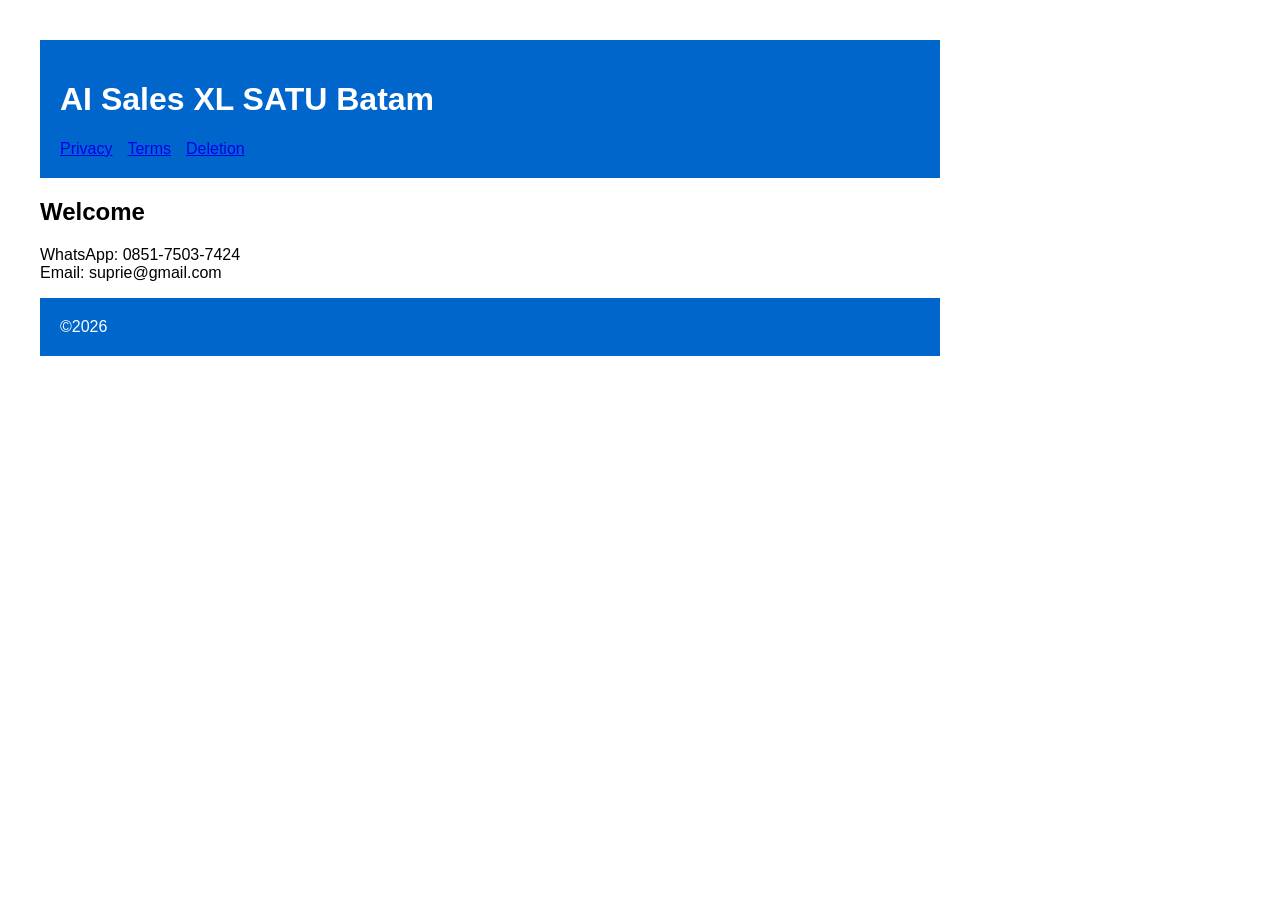
<file: index.html>
<html><head><link rel='stylesheet' href='css/style.css'><title>AI Sales XL SATU Batam</title></head><body><header><h1>AI Sales XL SATU Batam</h1><a href='privacy.html'>Privacy</a><a href='terms.html'>Terms</a><a href='deletion.html'>Deletion</a></header><h2>Welcome</h2><p>WhatsApp: 0851-7503-7424<br>Email: suprie@gmail.com</p><footer>©2026</footer></body></html>
</file>
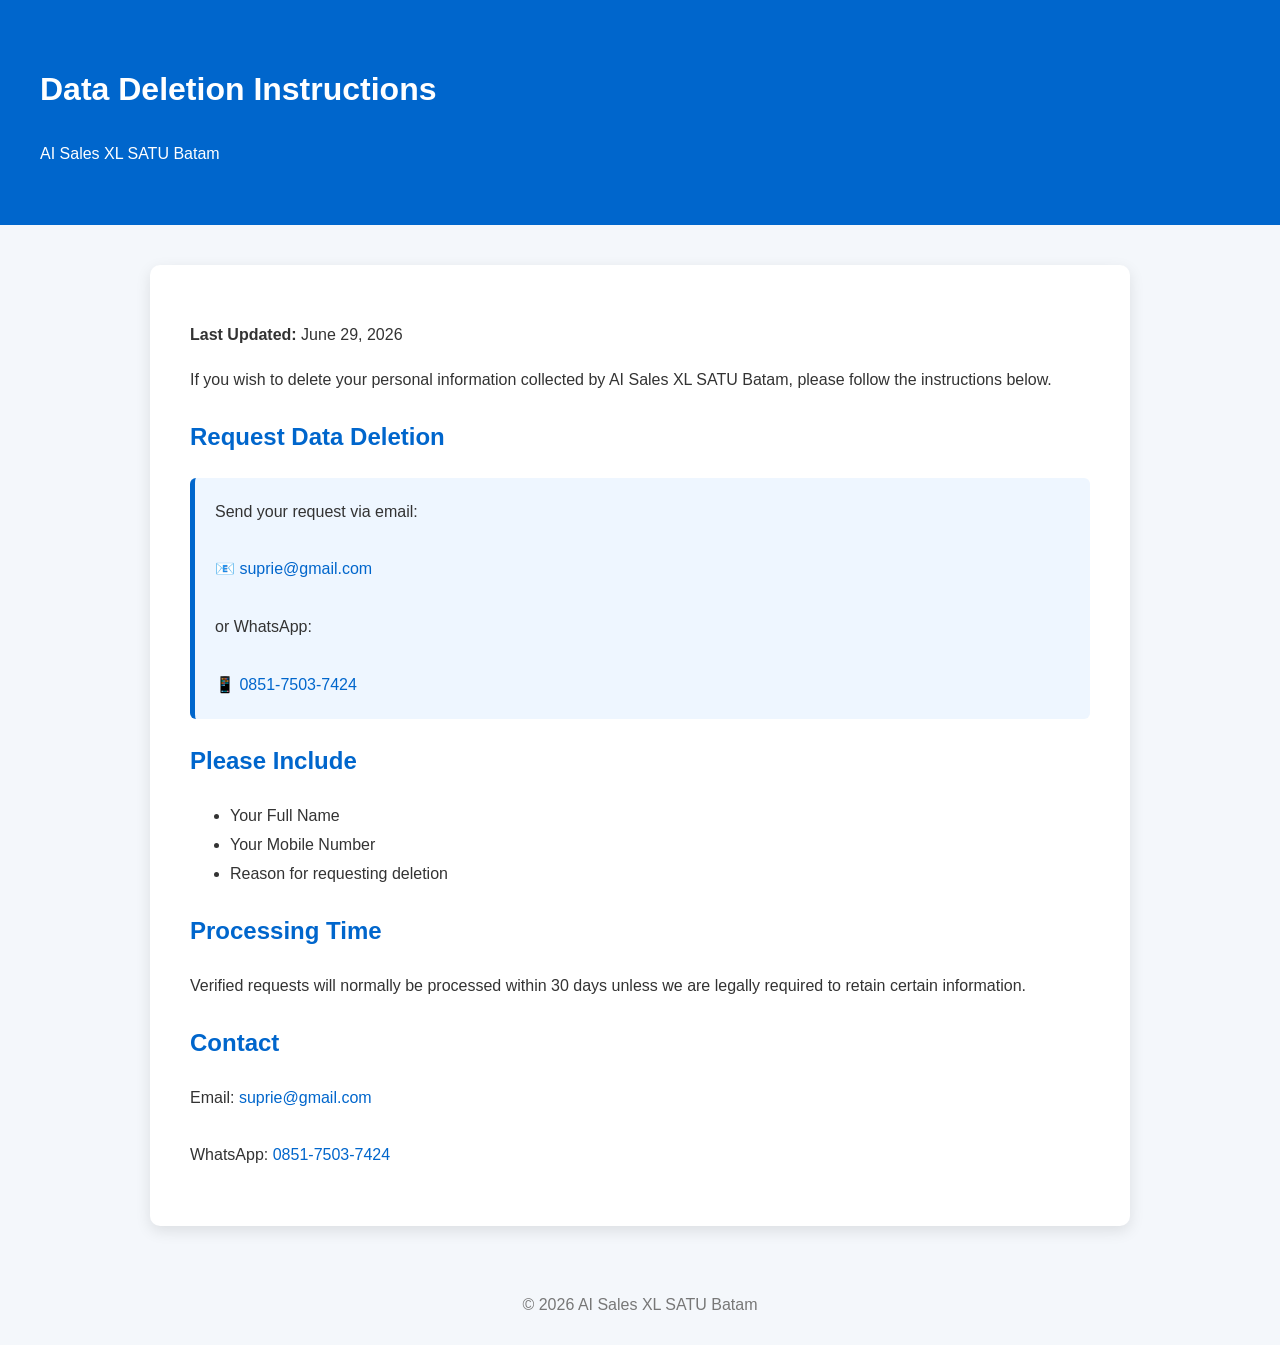
<file: deletion.html>
<!DOCTYPE html>
<html lang="en">
<head>
<meta charset="UTF-8">
<meta name="viewport" content="width=device-width, initial-scale=1.0">

<title>Data Deletion | AI Sales XL SATU Batam</title>

<style>

body{
    margin:0;
    font-family:Segoe UI,Arial,sans-serif;
    background:#f4f7fb;
    color:#333;
    line-height:1.8;
}

header{
    background:#0066CC;
    color:white;
    padding:40px;
}

.container{
    max-width:900px;
    margin:40px auto;
    background:white;
    padding:40px;
    border-radius:10px;
    box-shadow:0 5px 15px rgba(0,0,0,.1);
}

h2{
    color:#0066CC;
}

footer{
    text-align:center;
    padding:25px;
    color:#777;
}

.box{
    background:#eef6ff;
    border-left:5px solid #0066CC;
    padding:20px;
    border-radius:6px;
}

a{
    color:#0066CC;
    text-decoration:none;
}

</style>

</head>

<body>

<header>

<h1>Data Deletion Instructions</h1>

<p>AI Sales XL SATU Batam</p>

</header>

<div class="container">

<p><strong>Last Updated:</strong> June 29, 2026</p>

<p>

If you wish to delete your personal information collected by AI Sales XL SATU Batam, please follow the instructions below.

</p>

<h2>Request Data Deletion</h2>

<div class="box">

Send your request via email:

<br><br>

📧 <a href="mailto:suprie@gmail.com">suprie@gmail.com</a>

<br><br>

or WhatsApp:

<br><br>

📱 <a href="https://wa.me/6285175037424">0851-7503-7424</a>

</div>

<h2>Please Include</h2>

<ul>

<li>Your Full Name</li>

<li>Your Mobile Number</li>

<li>Reason for requesting deletion</li>

</ul>

<h2>Processing Time</h2>

<p>

Verified requests will normally be processed within 30 days unless we are legally required to retain certain information.

</p>

<h2>Contact</h2>

<p>

Email:
<a href="mailto:suprie@gmail.com">suprie@gmail.com</a>

<br><br>

WhatsApp:
<a href="https://wa.me/6285175037424">0851-7503-7424</a>

</p>

</div>

<footer>

© 2026 AI Sales XL SATU Batam

</footer>

</body>
</html>
</file>
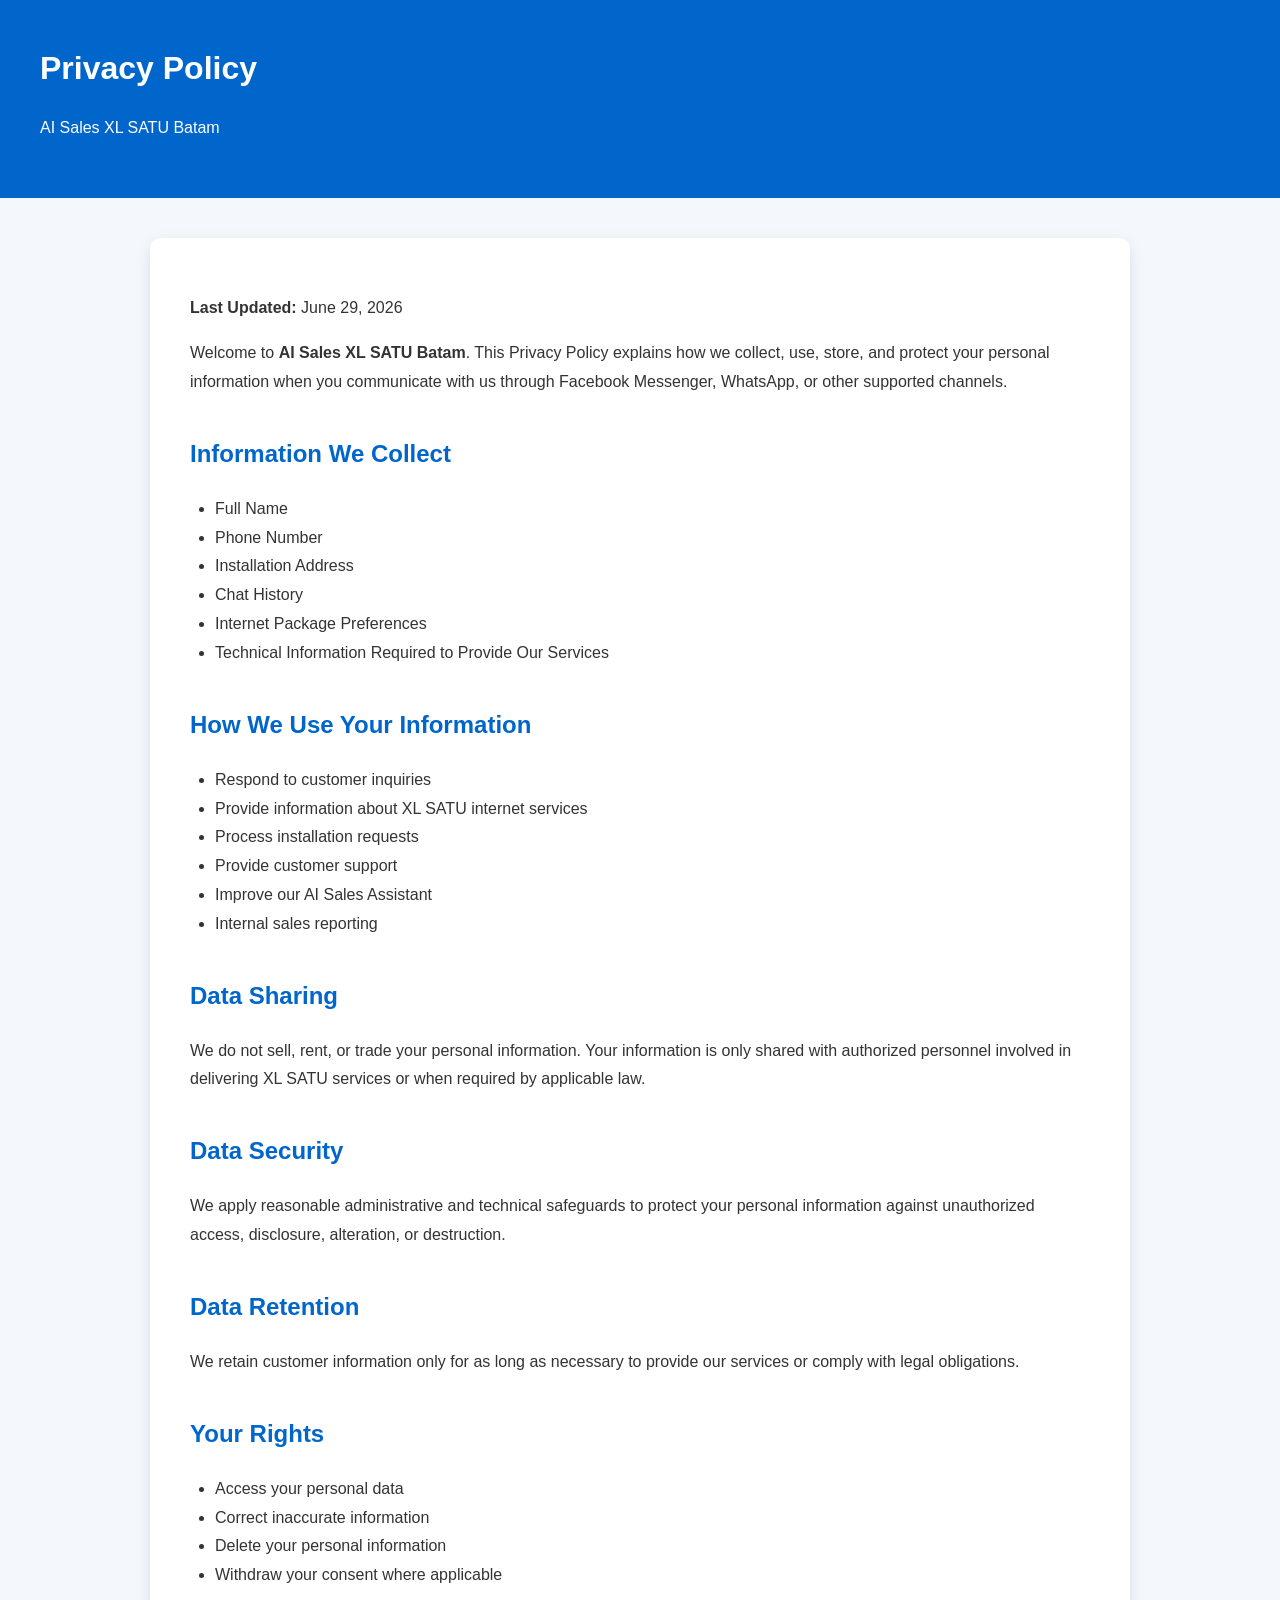
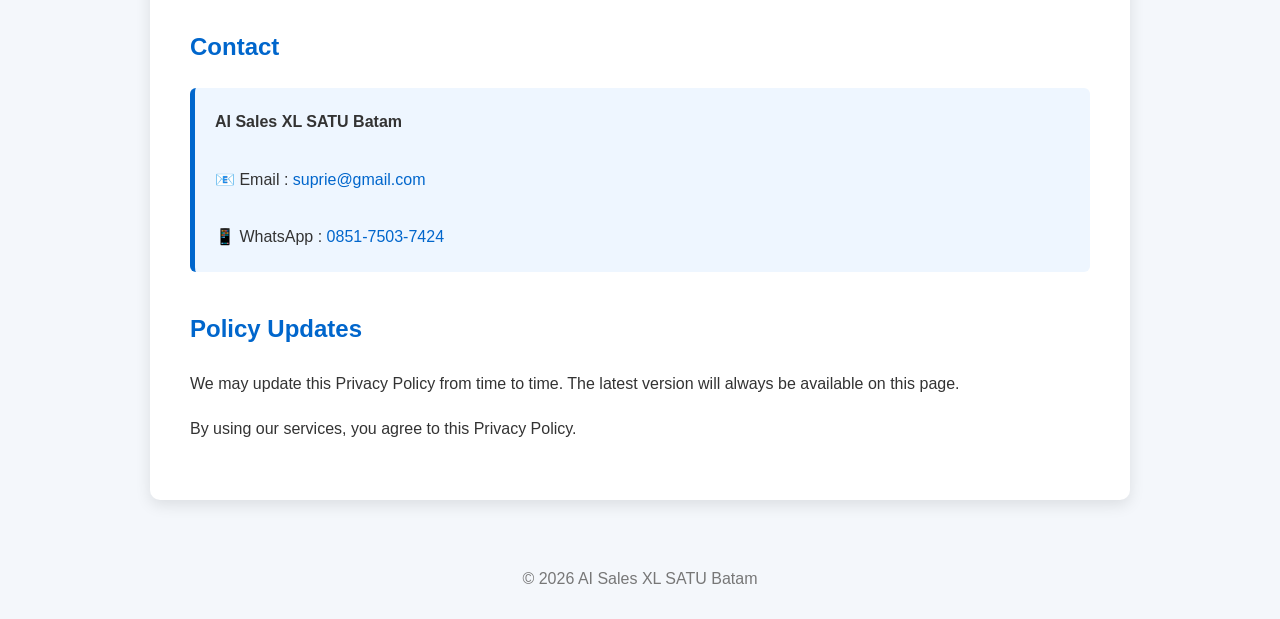
<file: privacy.html>
<!DOCTYPE html>
<html lang="en">
<head>
<meta charset="UTF-8">
<meta name="viewport" content="width=device-width, initial-scale=1.0">

<title>Privacy Policy | AI Sales XL SATU Batam</title>

<style>

body{
    margin:0;
    font-family:Segoe UI,Arial,sans-serif;
    background:#f4f7fb;
    color:#333;
    line-height:1.8;
}

header{
    background:#0066CC;
    color:white;
    padding:40px;
}

header h1{
    margin:0;
}

.container{
    max-width:900px;
    margin:40px auto;
    background:white;
    padding:40px;
    border-radius:10px;
    box-shadow:0 5px 15px rgba(0,0,0,.1);
}

h2{
    color:#0066CC;
    margin-top:35px;
}

ul{
    padding-left:25px;
}

footer{
    text-align:center;
    padding:25px;
    color:#777;
    margin-top:40px;
}

.contact{
    background:#eef6ff;
    border-left:5px solid #0066CC;
    padding:20px;
    border-radius:6px;
}

a{
    color:#0066CC;
    text-decoration:none;
}

a:hover{
    text-decoration:underline;
}

</style>

</head>

<body>

<header>

<h1>Privacy Policy</h1>

<p>AI Sales XL SATU Batam</p>

</header>

<div class="container">

<p><strong>Last Updated:</strong> June 29, 2026</p>

<p>

Welcome to <strong>AI Sales XL SATU Batam</strong>.

This Privacy Policy explains how we collect, use, store, and protect your personal information when you communicate with us through Facebook Messenger, WhatsApp, or other supported channels.

</p>

<h2>Information We Collect</h2>

<ul>

<li>Full Name</li>

<li>Phone Number</li>

<li>Installation Address</li>

<li>Chat History</li>

<li>Internet Package Preferences</li>

<li>Technical Information Required to Provide Our Services</li>

</ul>

<h2>How We Use Your Information</h2>

<ul>

<li>Respond to customer inquiries</li>

<li>Provide information about XL SATU internet services</li>

<li>Process installation requests</li>

<li>Provide customer support</li>

<li>Improve our AI Sales Assistant</li>

<li>Internal sales reporting</li>

</ul>

<h2>Data Sharing</h2>

<p>

We do not sell, rent, or trade your personal information.

Your information is only shared with authorized personnel involved in delivering XL SATU services or when required by applicable law.

</p>

<h2>Data Security</h2>

<p>

We apply reasonable administrative and technical safeguards to protect your personal information against unauthorized access, disclosure, alteration, or destruction.

</p>

<h2>Data Retention</h2>

<p>

We retain customer information only for as long as necessary to provide our services or comply with legal obligations.

</p>

<h2>Your Rights</h2>

<ul>

<li>Access your personal data</li>

<li>Correct inaccurate information</li>

<li>Delete your personal information</li>

<li>Withdraw your consent where applicable</li>

</ul>

<h2>Contact</h2>

<div class="contact">

<strong>AI Sales XL SATU Batam</strong>

<br><br>

📧 Email :

<a href="mailto:suprie@gmail.com">

suprie@gmail.com

</a>

<br><br>

📱 WhatsApp :

<a href="https://wa.me/6285175037424">

0851-7503-7424

</a>

</div>

<h2>Policy Updates</h2>

<p>

We may update this Privacy Policy from time to time.

The latest version will always be available on this page.

</p>

<p>

By using our services, you agree to this Privacy Policy.

</p>

</div>

<footer>

© 2026 AI Sales XL SATU Batam

</footer>

</body>

</html>
</file>
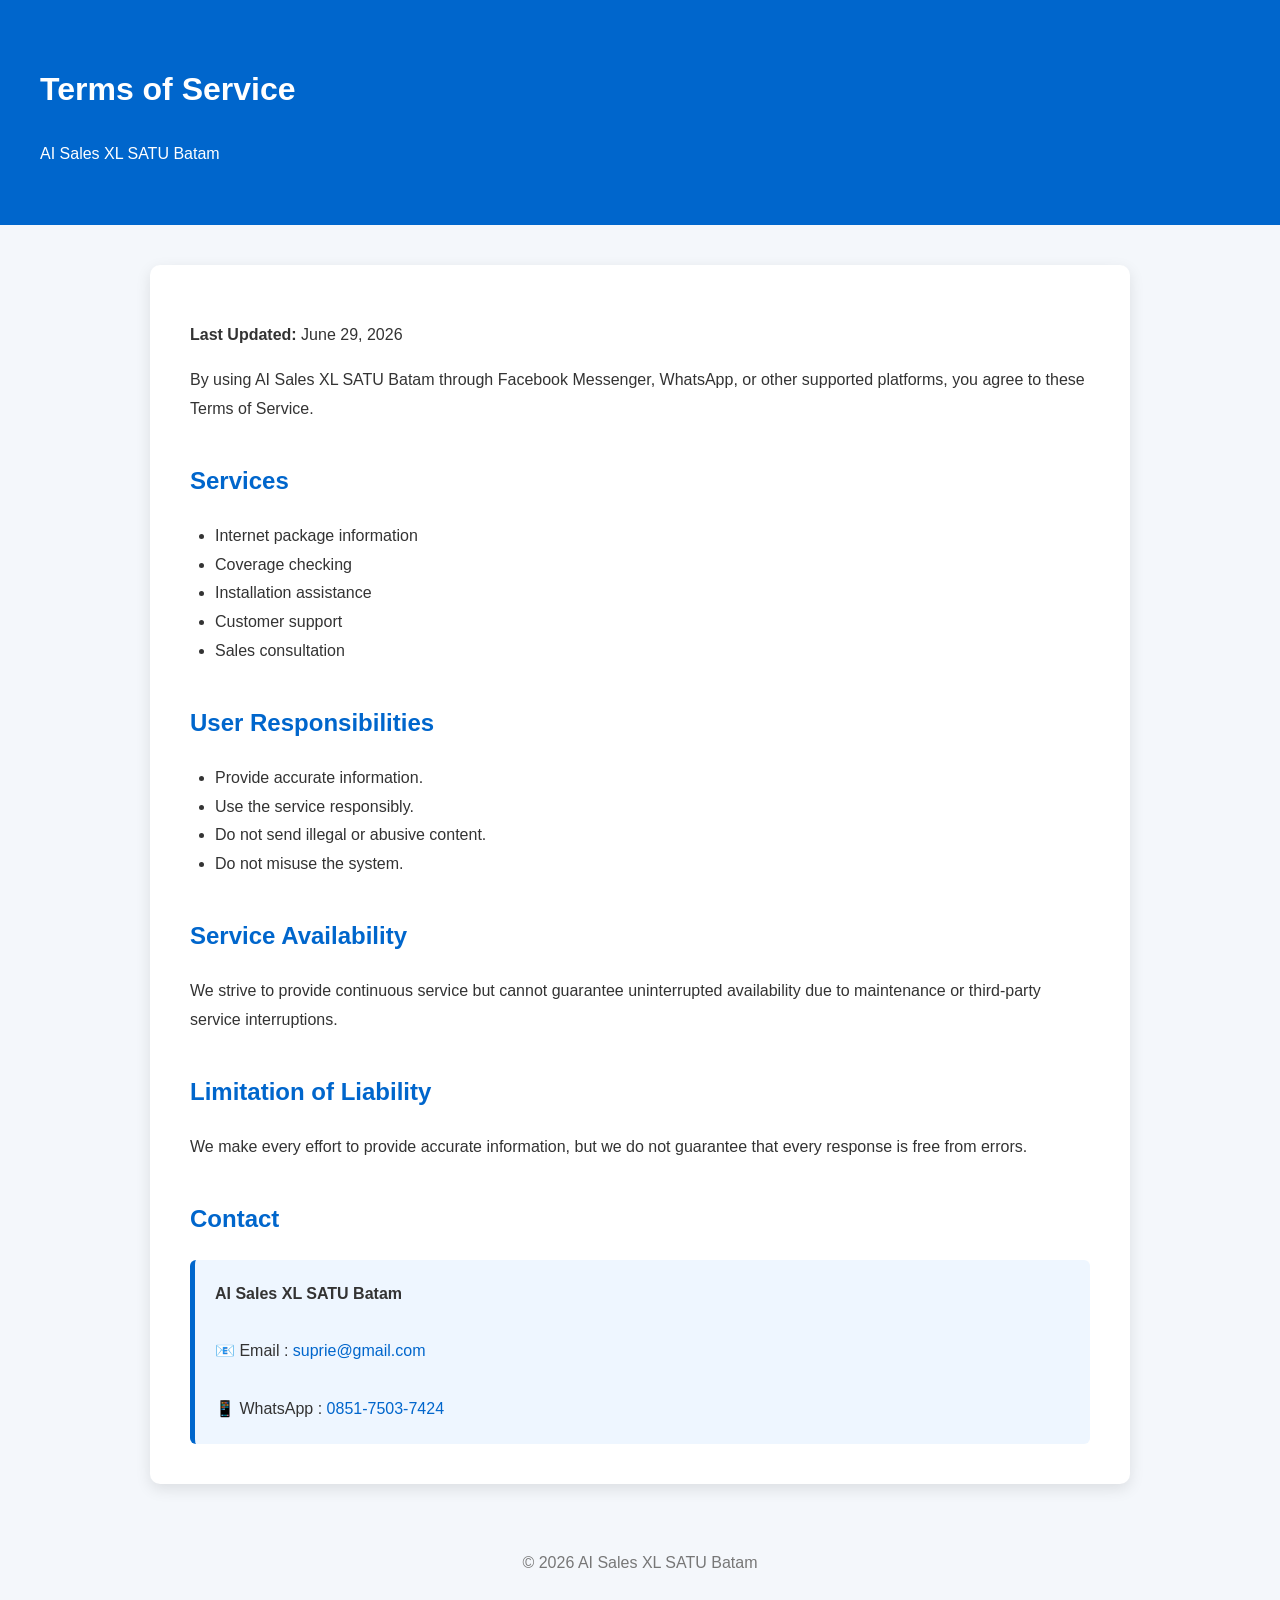
<file: terms.html>
<!DOCTYPE html>
<html lang="en">
<head>
<meta charset="UTF-8">
<meta name="viewport" content="width=device-width, initial-scale=1.0">

<title>Terms of Service | AI Sales XL SATU Batam</title>

<style>

body{
    margin:0;
    font-family:Segoe UI,Arial,sans-serif;
    background:#f4f7fb;
    color:#333;
    line-height:1.8;
}

header{
    background:#0066CC;
    color:white;
    padding:40px;
}

.container{
    max-width:900px;
    margin:40px auto;
    background:white;
    padding:40px;
    border-radius:10px;
    box-shadow:0 5px 15px rgba(0,0,0,.1);
}

h2{
    color:#0066CC;
    margin-top:35px;
}

ul{
    padding-left:25px;
}

footer{
    text-align:center;
    padding:25px;
    color:#777;
}

.contact{
    background:#eef6ff;
    border-left:5px solid #0066CC;
    padding:20px;
    border-radius:6px;
}

a{
    color:#0066CC;
    text-decoration:none;
}

</style>

</head>

<body>

<header>

<h1>Terms of Service</h1>

<p>AI Sales XL SATU Batam</p>

</header>

<div class="container">

<p><strong>Last Updated:</strong> June 29, 2026</p>

<p>

By using AI Sales XL SATU Batam through Facebook Messenger, WhatsApp, or other supported platforms, you agree to these Terms of Service.

</p>

<h2>Services</h2>

<ul>

<li>Internet package information</li>

<li>Coverage checking</li>

<li>Installation assistance</li>

<li>Customer support</li>

<li>Sales consultation</li>

</ul>

<h2>User Responsibilities</h2>

<ul>

<li>Provide accurate information.</li>

<li>Use the service responsibly.</li>

<li>Do not send illegal or abusive content.</li>

<li>Do not misuse the system.</li>

</ul>

<h2>Service Availability</h2>

<p>

We strive to provide continuous service but cannot guarantee uninterrupted availability due to maintenance or third-party service interruptions.

</p>

<h2>Limitation of Liability</h2>

<p>

We make every effort to provide accurate information, but we do not guarantee that every response is free from errors.

</p>

<h2>Contact</h2>

<div class="contact">

<strong>AI Sales XL SATU Batam</strong>

<br><br>

📧 Email :
<a href="mailto:suprie@gmail.com">suprie@gmail.com</a>

<br><br>

📱 WhatsApp :
<a href="https://wa.me/6285175037424">0851-7503-7424</a>

</div>

</div>

<footer>

© 2026 AI Sales XL SATU Batam

</footer>

</body>
</html>
</file>
<file: css/style.css>
body{font-family:Arial;margin:40px;max-width:900px}header,footer{padding:20px;background:#0066cc;color:#fff}a{margin-right:15px}
</file>
